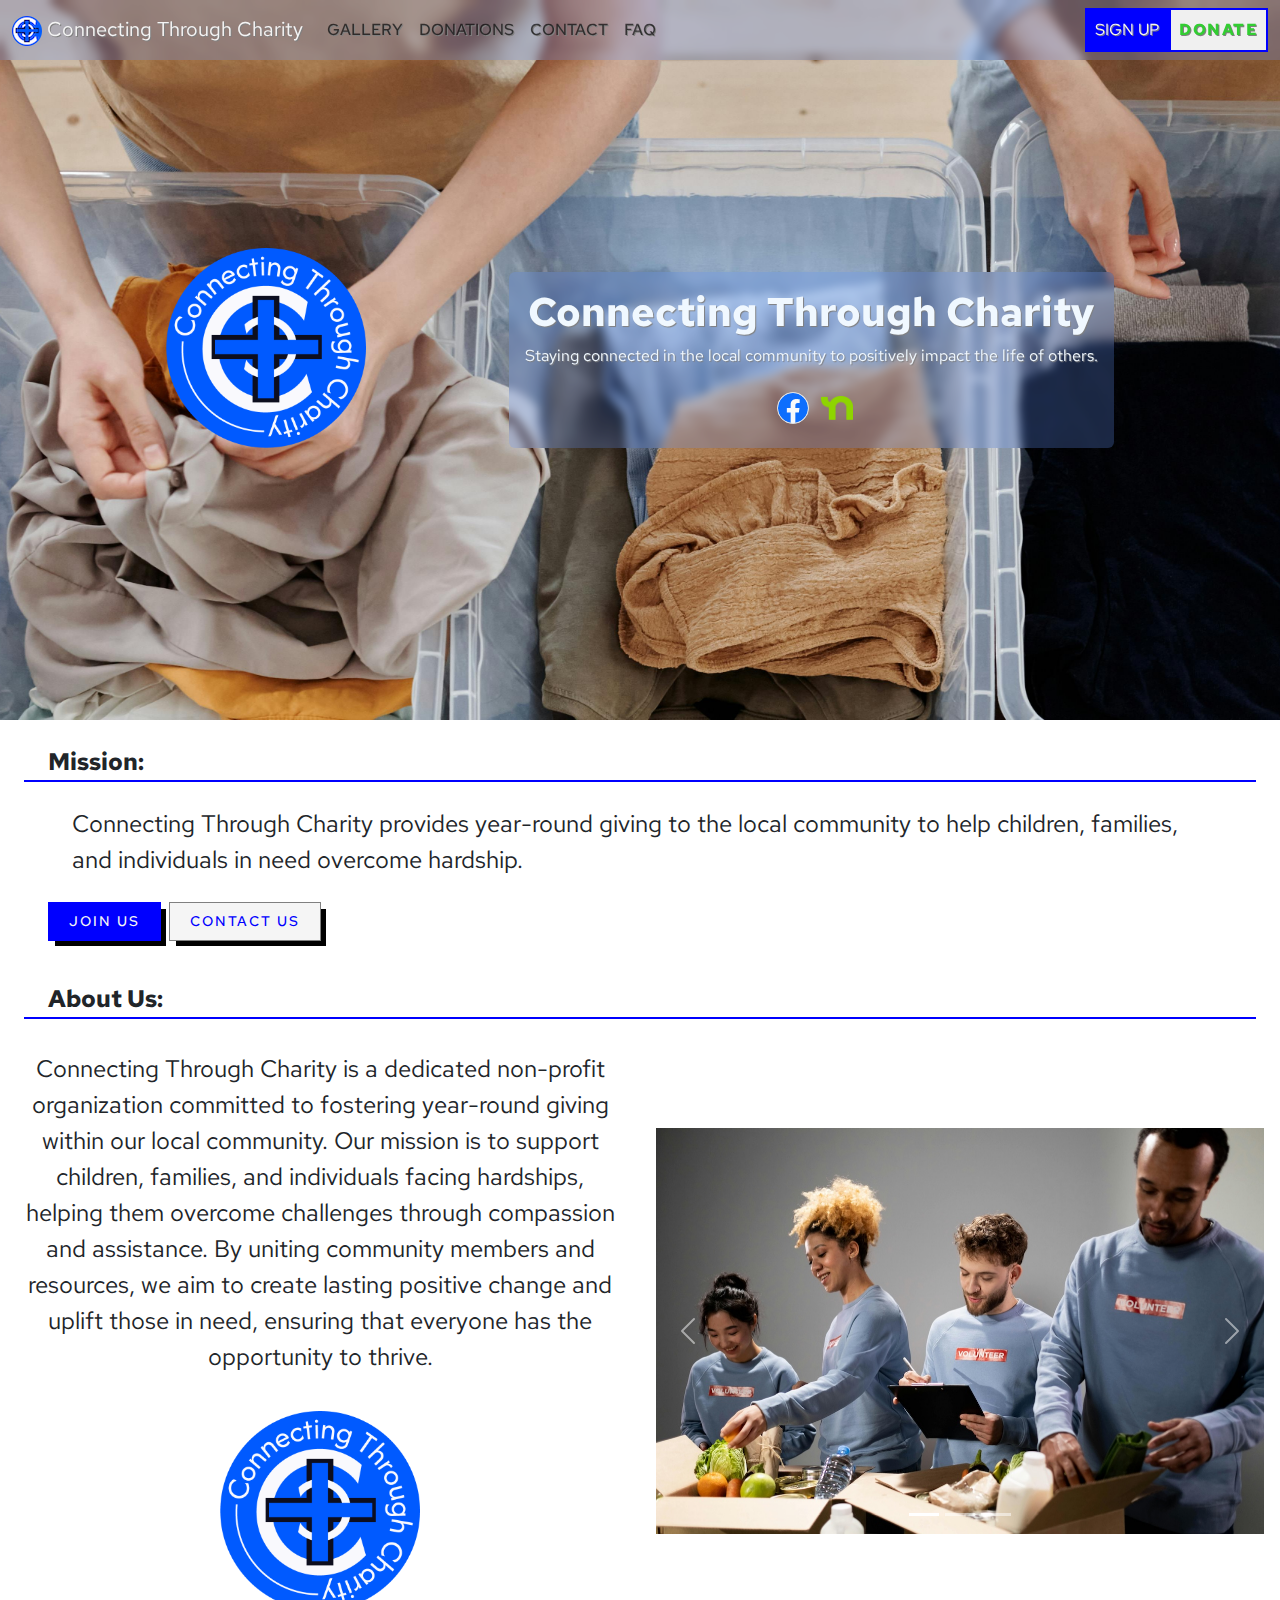
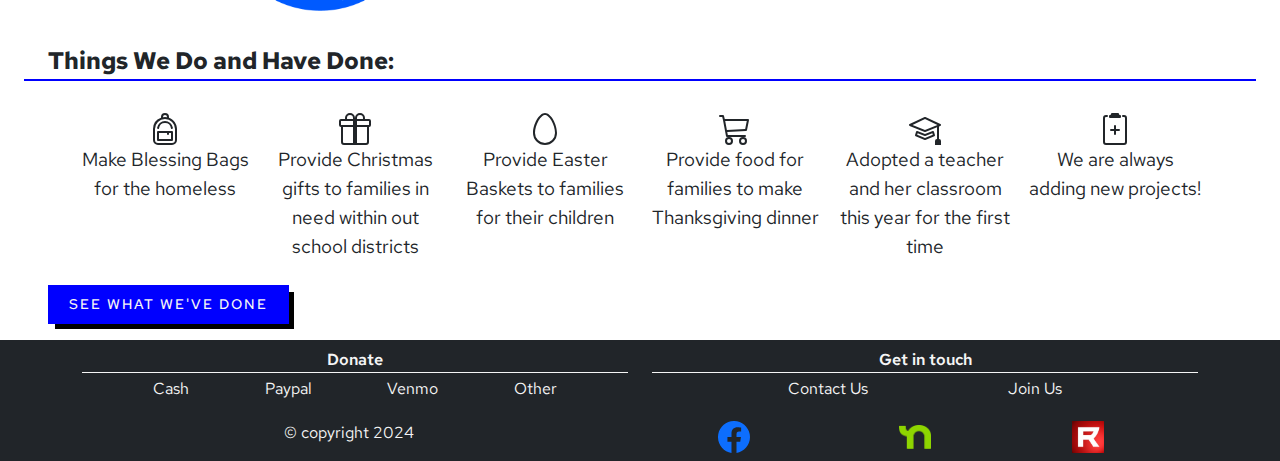
<file: midterm/index.html>
<!DOCTYPE html>
<html lang="en">
  <head>
    <meta charset="utf-8">
    <meta name="viewport" content="width=device-width, initial-scale=1">
    <title>Connecting Though Charity</title>
    <link href="https://cdn.jsdelivr.net/npm/bootstrap@5.3.3/dist/css/bootstrap.min.css" rel="stylesheet" integrity="sha384-QWTKZyjpPEjISv5WaRU9OFeRpok6YctnYmDr5pNlyT2bRjXh0JMhjY6hW+ALEwIH" crossorigin="anonymous">
    <script defer src="https://cdn.jsdelivr.net/npm/bootstrap@5.3.3/dist/js/bootstrap.bundle.min.js" integrity="sha384-YvpcrYf0tY3lHB60NNkmXc5s9fDVZLESaAA55NDzOxhy9GkcIdslK1eN7N6jIeHz" crossorigin="anonymous"></script>
    <script defer src="scripts/scripts.js"></script>
    <link href="styles/site.css" rel="stylesheet" type="text/css">
    <link rel="apple-touch-icon" sizes="180x180" href="/apple-touch-icon.png">
    <link rel="icon" type="image/png" sizes="32x32" href="/favicon-32x32.png">
    <link rel="icon" type="image/png" sizes="16x16" href="/favicon-16x16.png">
    <link rel="manifest" href="/site.webmanifest">
    <link rel="preconnect" href="https://fonts.googleapis.com">
    <link rel="preconnect" href="https://fonts.gstatic.com" crossorigin>
    <link href="https://fonts.googleapis.com/css2?family=Red+Hat+Text:ital,wght@0,300..700;1,300..700&display=swap" rel="stylesheet">
  </head>
  <body>
    <header id="header">
      <nav class="navbar navbar-expand-lg fixed-top bg-custom">
        <div class="container-fluid navbar-container">
          <a class="navbar-brand active" aria-current="page" href="index.html"><img src="images/connecting_through_charity_mockup_draftv3.icon30x30.png" alt="logo"> Connecting Through Charity</a>
          <button class="navbar-toggler collapsed" type="button" data-bs-toggle="collapse" data-bs-target="#navbarSupportedContent" aria-controls="navbarSupportedContent" aria-expanded="false" aria-label="Toggle navigation">
            <span></span>
            <span></span>
            <span></span>
          </button>
          <div class="collapse navbar-collapse" id="navbarSupportedContent">
            <ul class="navbar-nav me-auto mb-2 mb-lg-0">
              <li class="nav-item">
                <a class="nav-link" href="gallery.html">GALLERY</a>
              </li>
              <li class="nav-item">
                <a class="nav-link" href="donations.html">DONATIONS</a>
              </li>
              <li class="nav-item">
                <a class="nav-link" href="contact.html">CONTACT</a>
              </li>
              <li class="nav-item">
                <a class="nav-link" href="faq.html">FAQ</a>
              </li>
            </ul>
            <div class="special-nav-item-left">
              <a class="nav-link p-2" href="signup-calendar.html" >SIGN UP</a>
            </div>
            <div class="special-nav-item-right">
              <a class="nav-link  p-2" href="donations.html" >DONATE</a>
            </div>
          </div>
        </div>
      </nav>
    </header>
    <main>
      <div id="hero" class="hero px-4 py-5 overlay text-center" style="background-image: url(images/pexels-julia-m-cameron-6994806.jpg); background-repeat: no-repeat; background-position: center; background-position-y: top; background-attachment: fixed; background-size: 250vh;">
        <div class="hero-content d-flex flex-wrap align-items-center justify-content-evenly text-center w-100 h-100">
          <img class="d-flex col-2-lg mb-4" src="images/connecting_through_charity_mockup_draftv3.no_outline (1).png" alt="logo" width="200px">
          <div class="hero-text bg-custom col-8-lg col-12-md rounded pb-2">
            <h1 class="hero-name fw-bold ">Connecting Through Charity</h1>
            <div class="mx-auto">
              <p class="hero-quote mb-4 ">Staying connected in the local community to positively impact the life of others.</p>
            </div>
            <div class="social-links text-center">
              <a href="https://www.facebook.com/ConnectingThroughCharity/?_rdr" target="_blank" class="social-link facebook">
                <svg xmlns="http://www.w3.org/2000/svg" width="32" height="32" fill="currentColor" class="mx-2 bg-light border rounded-5 bi bi-facebook" viewBox="0 0 16 16">
                  <path d="M16 8.049c0-4.446-3.582-8.05-8-8.05C3.58 0-.002 3.603-.002 8.05c0 4.017 2.926 7.347 6.75 7.951v-5.625h-2.03V8.05H6.75V6.275c0-2.017 1.195-3.131 3.022-3.131.876 0 1.791.157 1.791.157v1.98h-1.009c-.993 0-1.303.621-1.303 1.258v1.51h2.218l-.354 2.326H9.25V16c3.824-.604 6.75-3.934 6.75-7.951"/>
                </svg>
              </a>
              <a href="https://us.nextdoor.com/pages/connecting-through-charity-ofallon-mo/" target="_blank" class="nextdoor social-link">
                <img src="images/NextdoorLogo_Lime.png" width="32px" alt="Nextdoor">
              </a>
            </div>
          </div>
        </div>
      </div>

      <section class="mission">
        <div class="section-heading">Mission:</div>
          <div class="section-body">Connecting Through Charity provides year-round giving to the local community to help children, families, and individuals in need overcome hardship.</div>
          <div class="section-link">
            <a class="button-dark" href="signup-calendar.html">Join Us</a>
            <a class="button-light mx-1" href="contact.html">Contact Us</a>
          </div>
      </section>

      <section class="about-us d-flex flex-column">
        <div class="section-heading">About Us:</div>

        <div class="section-content d-flex flex-wrap">
          <div class="about-para px-4 px-xxl-5 py-2 text-center">Connecting Through Charity is a dedicated non-profit organization committed to fostering year-round giving within our local community. Our mission is to support children, families, and individuals facing hardships, helping them overcome challenges through compassion and assistance. By uniting community members and resources, we aim to create lasting positive change and uplift those in need, ensuring that everyone has the opportunity to thrive.
            <br><br>
            <img loading="lazy" src="images/connecting_through_charity_mockup_draftv3.no_outline (1).png" class="hidden-logo my-xxl-5" width="200" height="200" alt="logo">
          </div>
          <div id="about-carousel" class="carousel slide px-3 px-xxl-5 py-2">
            <div class="carousel-indicators">
              <button type="button" data-bs-target="#about-carousel" data-bs-slide-to="0" class="active" aria-current="true" aria-label="Slide 1"></button>
              <button type="button" data-bs-target="#about-carousel" data-bs-slide-to="1" aria-label="Slide 2"></button>
              <button type="button" data-bs-target="#about-carousel" data-bs-slide-to="2" aria-label="Slide 3"></button>
            </div>
            <div class="carousel-inner">
              <div class="carousel-item active">
                <img src="images/pexels-cottonbro-6591154.jpg" class="d-block w-100" alt="...">
              </div>
              <div class="carousel-item">
                <img src="images/pexels-rdne-6646900.jpg" class="d-block w-100" alt="...">
              </div>
              <div class="carousel-item">
                <img src="images/pexels-rdne-6646916.jpg"  class="d-block w-100" alt="...">
              </div>
            </div>
            <button class="carousel-control-prev" type="button" data-bs-target="#about-carousel" data-bs-slide="prev">
              <span class="carousel-control-prev-icon" aria-hidden="true"></span>
              <span class="visually-hidden">Previous</span>
            </button>
            <button class="carousel-control-next" type="button" data-bs-target="#about-carousel" data-bs-slide="next">
              <span class="carousel-control-next-icon" aria-hidden="true"></span>
              <span class="visually-hidden">Next</span>
            </button>
          </div>
        </div>
      </section>
      <section class="projects text-center text-md-start">
        <div class="section-heading text-start">Things We Do and Have Done:</div>
          <div class="container text-center">
            <div class="row">
              <div class="project-content col-xs-2 col-md-4 col-xl p-2">
                <svg xmlns="http://www.w3.org/2000/svg" width="32" height="32" fill="currentColor" class="bi bi-backpack" viewBox="0 0 16 16">
                  <path d="M4.04 7.43a4 4 0 0 1 7.92 0 .5.5 0 1 1-.99.14 3 3 0 0 0-5.94 0 .5.5 0 1 1-.99-.14M4 9.5a.5.5 0 0 1 .5-.5h7a.5.5 0 0 1 .5.5v4a.5.5 0 0 1-.5.5h-7a.5.5 0 0 1-.5-.5zm1 .5v3h6v-3h-1v.5a.5.5 0 0 1-1 0V10z"/>
                  <path d="M6 2.341V2a2 2 0 1 1 4 0v.341c2.33.824 4 3.047 4 5.659v5.5a2.5 2.5 0 0 1-2.5 2.5h-7A2.5 2.5 0 0 1 2 13.5V8a6 6 0 0 1 4-5.659M7 2v.083a6 6 0 0 1 2 0V2a1 1 0 0 0-2 0m1 1a5 5 0 0 0-5 5v5.5A1.5 1.5 0 0 0 4.5 15h7a1.5 1.5 0 0 0 1.5-1.5V8a5 5 0 0 0-5-5"/>
                </svg><br>
                Make Blessing Bags for the homeless
              </div>
              <div class="project-content col-xs-2 col-md-4 col-xl p-2">
                <svg xmlns="http://www.w3.org/2000/svg" width="32" height="32" fill="currentColor" class="bi bi-gift" viewBox="0 0 16 16">
                  <path d="M3 2.5a2.5 2.5 0 0 1 5 0 2.5 2.5 0 0 1 5 0v.006c0 .07 0 .27-.038.494H15a1 1 0 0 1 1 1v2a1 1 0 0 1-1 1v7.5a1.5 1.5 0 0 1-1.5 1.5h-11A1.5 1.5 0 0 1 1 14.5V7a1 1 0 0 1-1-1V4a1 1 0 0 1 1-1h2.038A3 3 0 0 1 3 2.506zm1.068.5H7v-.5a1.5 1.5 0 1 0-3 0c0 .085.002.274.045.43zM9 3h2.932l.023-.07c.043-.156.045-.345.045-.43a1.5 1.5 0 0 0-3 0zM1 4v2h6V4zm8 0v2h6V4zm5 3H9v8h4.5a.5.5 0 0 0 .5-.5zm-7 8V7H2v7.5a.5.5 0 0 0 .5.5z"/>
                </svg><br>
                Provide Christmas gifts to families in need within out school districts</div>
              <div class="project-content col-xs-2 col-md-4 col-xl p-2">
                <svg xmlns="http://www.w3.org/2000/svg" width="32" height="32" fill="currentColor" class="bi bi-egg" viewBox="0 0 16 16">
                  <path d="M8 15a5 5 0 0 1-5-5c0-1.956.69-4.286 1.742-6.12.524-.913 1.112-1.658 1.704-2.164C7.044 1.206 7.572 1 8 1s.956.206 1.554.716c.592.506 1.18 1.251 1.704 2.164C12.31 5.714 13 8.044 13 10a5 5 0 0 1-5 5m0 1a6 6 0 0 0 6-6c0-4.314-3-10-6-10S2 5.686 2 10a6 6 0 0 0 6 6"/>
                </svg><br>
                Provide Easter Baskets to families for their children</div>
              <div class="project-content col-xs-2 col-md-4 col-xl p-2">
                <svg xmlns="http://www.w3.org/2000/svg" width="32" height="32" fill="currentColor" class="bi bi-cart3" viewBox="0 0 16 16">
                  <path d="M0 1.5A.5.5 0 0 1 .5 1H2a.5.5 0 0 1 .485.379L2.89 3H14.5a.5.5 0 0 1 .49.598l-1 5a.5.5 0 0 1-.465.401l-9.397.472L4.415 11H13a.5.5 0 0 1 0 1H4a.5.5 0 0 1-.491-.408L2.01 3.607 1.61 2H.5a.5.5 0 0 1-.5-.5M3.102 4l.84 4.479 9.144-.459L13.89 4zM5 12a2 2 0 1 0 0 4 2 2 0 0 0 0-4m7 0a2 2 0 1 0 0 4 2 2 0 0 0 0-4m-7 1a1 1 0 1 1 0 2 1 1 0 0 1 0-2m7 0a1 1 0 1 1 0 2 1 1 0 0 1 0-2"/>
                </svg><br>
                Provide food for families to make Thanksgiving dinner
              </div>
              <div class="project-content ol-xs-2 col-md-4 col-xl p-2">
                <svg xmlns="http://www.w3.org/2000/svg" width="32" height="32" fill="currentColor" class="bi bi-mortarboard" viewBox="0 0 16 16">
                  <path d="M8.211 2.047a.5.5 0 0 0-.422 0l-7.5 3.5a.5.5 0 0 0 .025.917l7.5 3a.5.5 0 0 0 .372 0L14 7.14V13a1 1 0 0 0-1 1v2h3v-2a1 1 0 0 0-1-1V6.739l.686-.275a.5.5 0 0 0 .025-.917zM8 8.46 1.758 5.965 8 3.052l6.242 2.913z"/>
                  <path d="M4.176 9.032a.5.5 0 0 0-.656.327l-.5 1.7a.5.5 0 0 0 .294.605l4.5 1.8a.5.5 0 0 0 .372 0l4.5-1.8a.5.5 0 0 0 .294-.605l-.5-1.7a.5.5 0 0 0-.656-.327L8 10.466zm-.068 1.873.22-.748 3.496 1.311a.5.5 0 0 0 .352 0l3.496-1.311.22.748L8 12.46z"/>
                </svg><br>
                Adopted a teacher and her classroom this year for the first time</div>
              <div class="project-content col-xs-2 col-md-4 col-xl p-2">
                <svg xmlns="http://www.w3.org/2000/svg" width="32" height="32" fill="currentColor" class="bi bi-clipboard2-plus" viewBox="0 0 16 16">
                  <path d="M9.5 0a.5.5 0 0 1 .5.5.5.5 0 0 0 .5.5.5.5 0 0 1 .5.5V2a.5.5 0 0 1-.5.5h-5A.5.5 0 0 1 5 2v-.5a.5.5 0 0 1 .5-.5.5.5 0 0 0 .5-.5.5.5 0 0 1 .5-.5z"/>
                  <path d="M3 2.5a.5.5 0 0 1 .5-.5H4a.5.5 0 0 0 0-1h-.5A1.5 1.5 0 0 0 2 2.5v12A1.5 1.5 0 0 0 3.5 16h9a1.5 1.5 0 0 0 1.5-1.5v-12A1.5 1.5 0 0 0 12.5 1H12a.5.5 0 0 0 0 1h.5a.5.5 0 0 1 .5.5v12a.5.5 0 0 1-.5.5h-9a.5.5 0 0 1-.5-.5z"/>
                  <path d="M8.5 6.5a.5.5 0 0 0-1 0V8H6a.5.5 0 0 0 0 1h1.5v1.5a.5.5 0 0 0 1 0V9H10a.5.5 0 0 0 0-1H8.5z"/>
                </svg><br>
                We are always adding new projects!</div>
            </div>
            </div>
          <div class="section-link"><a class="button-dark" href="gallery.html">See what we've done</a></div>
      </section>
      <div class="toast position-fixed" data-bs-autohide="false" role="alert" aria-live="assertive" aria-atomic="true">
        <div class="toast-body">
          Thank you for visiting our page! Right now we are in desperate need of volunteers and was hoping you could join us. Click 'Take Action' and see if there is a day we can use you.
          <div class="mt-2 pt-2 border-top ">
            <button type="button" class="button-dark"><a class="text-light" href="signup-calendar.html">Take Action!</a></button>
            <button type="button" class="button-light mx-1" data-bs-dismiss="toast">Close</button>
          </div>
        </div>
      </div>
    </main>
    <footer class="bg-dark">
      <div class="container text-center w-100">
        <div class="row flex-wrap align-items-start">
          <div class="col col-md-6">
            <div class="footer-content-header">Donate</div>
              <a href="donations.html">
                <ul class="footer-content d-flex justify-content-evenly">
                  <li class="p-1">Cash</li>
                  <li class="p-1">Paypal</li>
                  <li class="p-1">Venmo</li>
                  <li class="p-1">Other</li>
                </ul>
              </a>
          </div>
          <div class="col col-md-6">
            <div class="footer-content-header">Get in touch</div>
            <ul class="footer-content d-flex flex-wrap justify-content-evenly">
              <li class="p-1"><a class="footer-link" href="contact.html">Contact Us</a></li>
              <li class="p-1"><a class="footer-link" href="signup-calendar.html">Join Us</a></li>
            </ul>
          </div>
          <div class="row">
          <div class="col col-md-6">
            <div class="copyright">&copy; copyright 2024</div>
          </div>
          <div class="col col-md-6">
            <div class="d-flex flex-row align-items-center justify-content-around">
              <a href="https://www.facebook.com/ConnectingThroughCharity/?_rdr" target="_blank" class="facebook">
                <svg xmlns="http://www.w3.org/2000/svg" width="32" height="32" fill="currentColor" class="mx-2 bi bi-facebook" viewBox="0 0 16 16">
                  <path d="M16 8.049c0-4.446-3.582-8.05-8-8.05C3.58 0-.002 3.603-.002 8.05c0 4.017 2.926 7.347 6.75 7.951v-5.625h-2.03V8.05H6.75V6.275c0-2.017 1.195-3.131 3.022-3.131.876 0 1.791.157 1.791.157v1.98h-1.009c-.993 0-1.303.621-1.303 1.258v1.51h2.218l-.354 2.326H9.25V16c3.824-.604 6.75-3.934 6.75-7.951"/>
                </svg>
              </a>
              <a href="https://us.nextdoor.com/pages/connecting-through-charity-ofallon-mo/" target="_blank">
                <img src="images/NextdoorLogo_Lime.png" width="32px" alt="Nextdoor">
              </a>
              <a href="https://ranken.edu/" target="_blank">
                <img src="images/ranken-technical-college-a6fbd386" width="32px" alt="Ranken">
              </a>
            </div>
          </div>
        </div>
          </div>
        </div>
    </footer>
  </body>
</html>
</file>
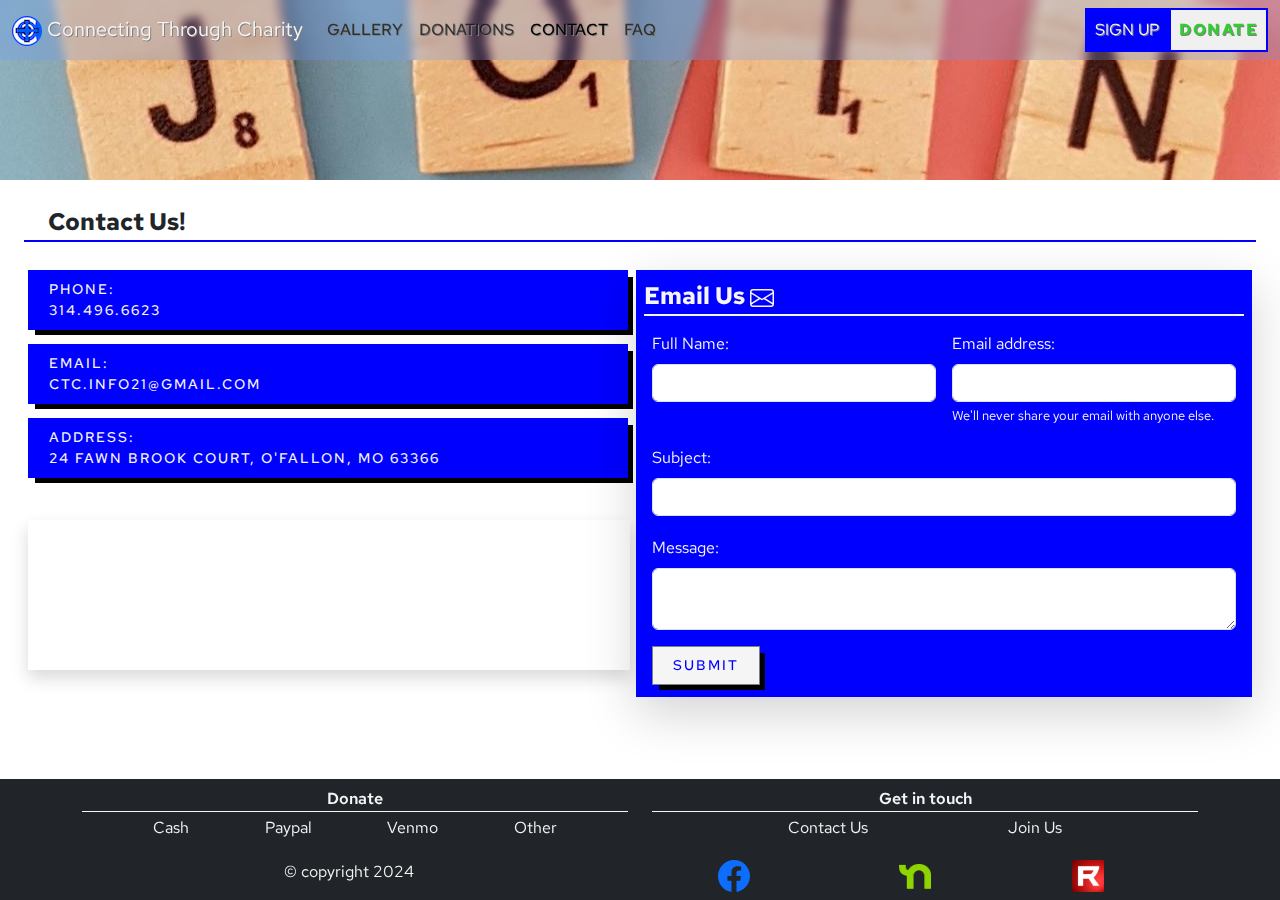
<file: midterm/contact.html>
<!DOCTYPE html>
<html lang="en">
  <head>
    <meta charset="utf-8">
    <meta name="viewport" content="width=device-width, initial-scale=1">
    <title>CTC-Contact</title>
    <link href="https://cdn.jsdelivr.net/npm/bootstrap@5.3.3/dist/css/bootstrap.min.css" rel="stylesheet" integrity="sha384-QWTKZyjpPEjISv5WaRU9OFeRpok6YctnYmDr5pNlyT2bRjXh0JMhjY6hW+ALEwIH" crossorigin="anonymous">
    <script defer src="https://cdn.jsdelivr.net/npm/bootstrap@5.3.3/dist/js/bootstrap.bundle.min.js" integrity="sha384-YvpcrYf0tY3lHB60NNkmXc5s9fDVZLESaAA55NDzOxhy9GkcIdslK1eN7N6jIeHz" crossorigin="anonymous"></script>
    <script defer src="scripts/scripts.js"></script>
    <link href="styles/site.css" rel="stylesheet" type="text/css">
    <link rel="apple-touch-icon" sizes="180x180" href="/apple-touch-icon.png">
    <link rel="icon" type="image/png" sizes="32x32" href="/favicon-32x32.png">
    <link rel="icon" type="image/png" sizes="16x16" href="/favicon-16x16.png">
    <link rel="manifest" href="/site.webmanifest">
    <link rel="preconnect" href="https://fonts.googleapis.com">
    <link rel="preconnect" href="https://fonts.gstatic.com" crossorigin>
    <link href="https://fonts.googleapis.com/css2?family=Red+Hat+Text:ital,wght@0,300..700;1,300..700&display=swap" rel="stylesheet">
  </head>
  <body style="min-height: 100vh; display: flex; flex-direction: column;">
    <header id="header">
      <nav class="navbar navbar-expand-lg fixed-top bg-custom">
        <div class="container-fluid navbar-container">
          <a class="navbar-brand" href="index.html"><img src="images/connecting_through_charity_mockup_draftv3.icon30x30.png" alt="logo"> Connecting Through Charity</a>
          <button class="navbar-toggler collapsed" type="button" data-bs-toggle="collapse" data-bs-target="#navbarSupportedContent" aria-controls="navbarSupportedContent" aria-expanded="false" aria-label="Toggle navigation">
            <span></span>
            <span></span>
            <span></span>
          </button>
          <div class="collapse navbar-collapse" id="navbarSupportedContent">
            <ul class="navbar-nav me-auto mb-2 mb-lg-0">
              <li class="nav-item">
                <a class="nav-link" href="gallery.html">GALLERY</a>
              </li>
              <li class="nav-item">
                <a class="nav-link" href="donations.html">DONATIONS</a>
              </li>
              <li class="nav-item">
                <a class="nav-link active" aria-current="page" href="contact.html">CONTACT</a>
              </li>
              <li class="nav-item">
                <a class="nav-link" href="faq.html">FAQ</a>
              </li>
            </ul>
            <div class="special-nav-item-left">
              <a class="nav-link p-2" href="signup-calendar.html" >SIGN UP</a>
            </div>
            <div class="special-nav-item-right">
              <a class="nav-link  p-2" href="donations.html" >DONATE</a>
            </div>
          </div>
        </div>
      </nav>
    </header>
    <main>
        <div id="other-hero" class=" px-4 py-5 overlay text-center" style="background-image: url(images/pexels-sheinshine-3127880.jpg); background-repeat: no-repeat; background-position: center; background-position-y: center;">
        </div>
      <div class="section-heading">Contact Us!</div>
      <section class="contact-section mx-4 d-flex flex-column flex-md-row align-items-start">
        <div class="contacts col">
          <ul class="contact-list m-1 d-flex flex-wrap flex-column">
            <li class="contact-item button-dark">
              <div class="contact-title">Phone:</div>
              <a class="contact-link" href="tel:+13144966623">314.496.6623</a>
            </li>
            <li class="contact-item button-dark">
              <div class="contact-title">Email:</div>
              <a class="contact-link" href="emailto:ctc.info21@gmail.com">ctc.info21@gmail.com</a>
            </li>
            <li class="contact-item button-dark">
              <div class="contact-title">Address:</div>
              <a class="contact-link" href="https://maps.app.goo.gl/VfttNDC242MELbR49">24 Fawn Brook Court, O'Fallon, MO 63366 </a>
            </li>
          </ul>
          <iframe class="shadow ms-1 my-2 my-lg-4" src="https://www.google.com/maps/embed?pb=!1m18!1m12!1m3!1d3108.9619352950476!2d-90.77490552406735!3d38.810425471742796!2m3!1f0!2f0!3f0!3m2!1i1024!2i768!4f13.1!3m3!1m2!1s0x40df35f213475d6b%3A0xa1f398a614e083a1!2sConnecting%20Through%20Charity!5e0!3m2!1sen!2sus!4v1729692862216!5m2!1sen!2sus" width="99%" height="100%" style="border:0;" allowfullscreen="" loading="lazy" referrerpolicy="no-referrer-when-downgrade"></iframe>
        </div>
        <form class="signup-form mb-4 w-100 p-2 mx-1 my-1 shadow-lg">
          <fieldset class="d-flex flex-column flex-sm-row flex-wrap">
            <legend class="info">Email Us <svg xmlns="http://www.w3.org/2000/svg" width="24" height="24" fill="currentColor" class="bi bi-envelope" viewBox="0 0 16 16">
              <path d="M0 4a2 2 0 0 1 2-2h12a2 2 0 0 1 2 2v8a2 2 0 0 1-2 2H2a2 2 0 0 1-2-2zm2-1a1 1 0 0 0-1 1v.217l7 4.2 7-4.2V4a1 1 0 0 0-1-1zm13 2.383-4.708 2.825L15 11.105zm-.034 6.876-5.64-3.471L8 9.583l-1.326-.795-5.64 3.47A1 1 0 0 0 2 13h12a1 1 0 0 0 .966-.741M1 11.105l4.708-2.897L1 5.383z"/>
            </svg> </legend>
            <div class="mb-1 col col-md-6 p-2">
              <label for="fullName" class="form-label">Full Name:</label>
              <input type="text" class="form-control" id="fullName" required>
            </div>
            <div class="mb-1 col col-md-6 p-2">
              <label for="email" class="form-label">Email address:</label>
              <input type="email" class="form-control" id="email" aria-describedby="emailHelp" required>
              <div id="emailHelp" class="form-text">We'll never share your email with anyone else.</div>
            </div>
            <div class="mb-1 w-100 p-2">
              <label for="subject" class="form-label">Subject: </label>
              <input type="text" class="form-control" id="subject" value="">
            </div>
            <div class="mb-1 w-100 p-2">
              <label for="message" class="form-label">Message:</label>
              <textarea id="message" name="message" class="form-control"></textarea>
            </div>
          </fieldset>
          <button type="submit" class="button-light mx-2 my-1">Submit</button>
        </form>
      </section>

    </main>
    <div style="flex-grow:1"></div>
    <footer class="bg-dark">
      <div class="container text-center w-100">
        <div class="row flex-wrap align-items-start">
          <div class="col col-md-6">
            <div class="footer-content-header">Donate</div>
              <a href="donations.html">
                <ul class="footer-content d-flex justify-content-evenly">
                  <li class="p-1">Cash</li>
                  <li class="p-1">Paypal</li>
                  <li class="p-1">Venmo</li>
                  <li class="p-1">Other</li>
                </ul>
              </a>
          </div>
          <div class="col col-md-6">
            <div class="footer-content-header">Get in touch</div>
            <ul class="footer-content d-flex flex-wrap justify-content-evenly">
              <li class="p-1"><a class="footer-link" href="contact.html">Contact Us</a></li>
              <li class="p-1"><a class="footer-link" href="signup-calendar.html">Join Us</a></li>
            </ul>
          </div>
          <div class="row">
          <div class="col col-md-6">
            <div class="copyright">&copy; copyright 2024</div>
          </div>
          <div class="col col-md-6">
            <div class="d-flex flex-row align-items-center justify-content-around">
              <a href="https://www.facebook.com/ConnectingThroughCharity/?_rdr" target="_blank" class="facebook">
                <svg xmlns="http://www.w3.org/2000/svg" width="32" height="32" fill="currentColor" class="mx-2 bi bi-facebook" viewBox="0 0 16 16">
                  <path d="M16 8.049c0-4.446-3.582-8.05-8-8.05C3.58 0-.002 3.603-.002 8.05c0 4.017 2.926 7.347 6.75 7.951v-5.625h-2.03V8.05H6.75V6.275c0-2.017 1.195-3.131 3.022-3.131.876 0 1.791.157 1.791.157v1.98h-1.009c-.993 0-1.303.621-1.303 1.258v1.51h2.218l-.354 2.326H9.25V16c3.824-.604 6.75-3.934 6.75-7.951"/>
                </svg>
              </a>
              <a href="https://us.nextdoor.com/pages/connecting-through-charity-ofallon-mo/" target="_blank">
                <img src="images/NextdoorLogo_Lime.png" width="32px" alt="Nextdoor">
              </a>
              <a href="https://ranken.edu/" target="_blank">
                <img src="images/ranken-technical-college-a6fbd386" width="32px" alt="Ranken">
              </a>
            </div>
          </div>
        </div>
          </div>
        </div>
    </footer>
  </body>
</html>
</file>
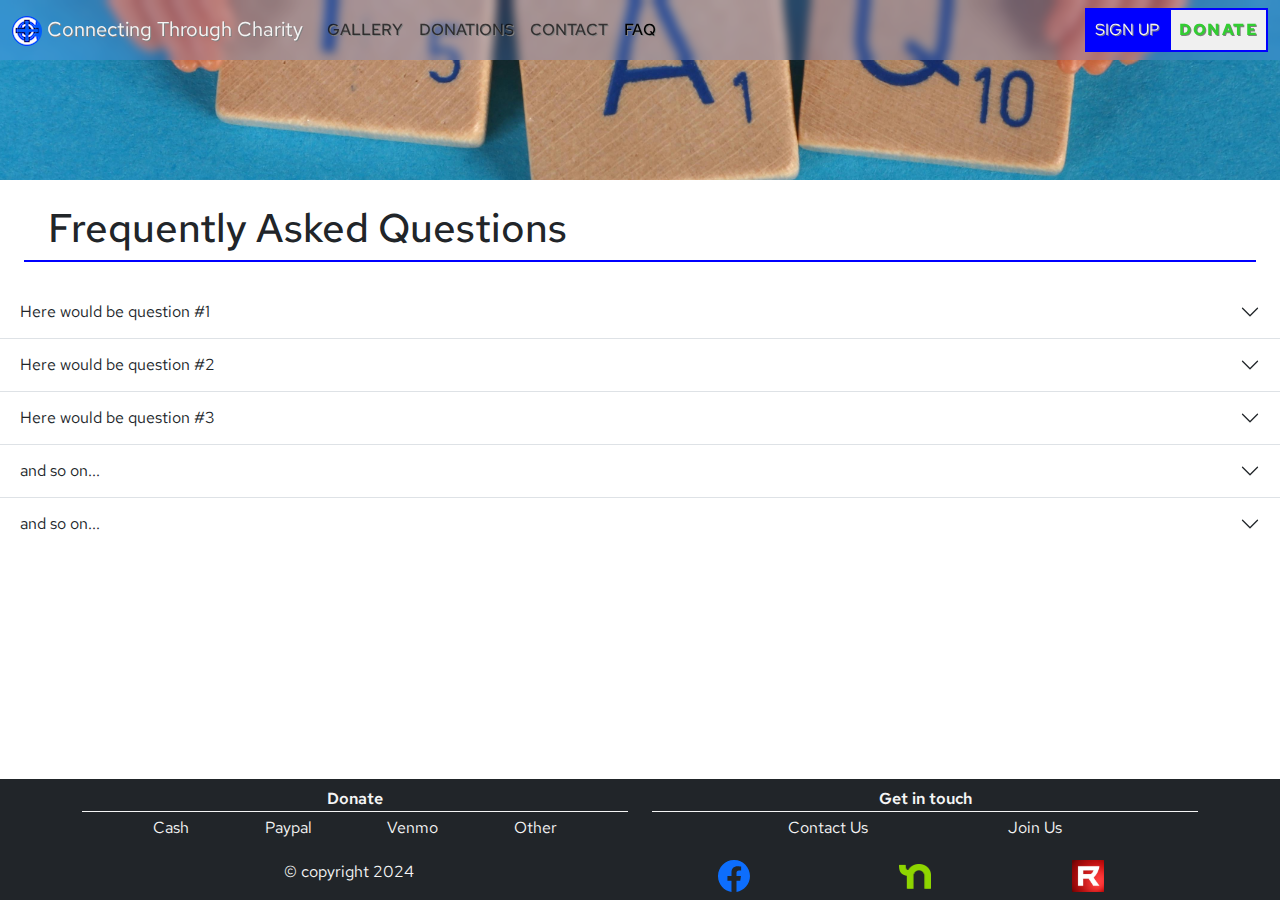
<file: midterm/faq.html>
<!DOCTYPE html>
<html lang="en">
  <head>
    <meta charset="utf-8">
    <meta name="viewport" content="width=device-width, initial-scale=1">
    <title>CTC-FAQs</title>
    <link href="https://cdn.jsdelivr.net/npm/bootstrap@5.3.3/dist/css/bootstrap.min.css" rel="stylesheet" integrity="sha384-QWTKZyjpPEjISv5WaRU9OFeRpok6YctnYmDr5pNlyT2bRjXh0JMhjY6hW+ALEwIH" crossorigin="anonymous">
    <script defer src="https://cdn.jsdelivr.net/npm/bootstrap@5.3.3/dist/js/bootstrap.bundle.min.js" integrity="sha384-YvpcrYf0tY3lHB60NNkmXc5s9fDVZLESaAA55NDzOxhy9GkcIdslK1eN7N6jIeHz" crossorigin="anonymous"></script>
    <script defer src="scripts/scripts.js"></script>
    <link href="styles/site.css" rel="stylesheet" type="text/css">
    <link rel="apple-touch-icon" sizes="180x180" href="/apple-touch-icon.png">
    <link rel="icon" type="image/png" sizes="32x32" href="/favicon-32x32.png">
    <link rel="icon" type="image/png" sizes="16x16" href="/favicon-16x16.png">
    <link rel="manifest" href="/site.webmanifest">
    <link rel="preconnect" href="https://fonts.googleapis.com">
    <link rel="preconnect" href="https://fonts.gstatic.com" crossorigin>
    <link href="https://fonts.googleapis.com/css2?family=Red+Hat+Text:ital,wght@0,300..700;1,300..700&display=swap" rel="stylesheet">
  </head>
  <body style="min-height: 100vh; display: flex; flex-direction: column;">
    <header id="header">
      <nav class="navbar navbar-expand-lg fixed-top bg-custom">
        <div class="container-fluid">
          <a class="navbar-brand" href="index.html"><img src="images/connecting_through_charity_mockup_draftv3.icon30x30.png" alt="logo"> Connecting Through Charity</a>
          <button class="navbar-toggler collapsed" type="button" data-bs-toggle="collapse" data-bs-target="#navbarSupportedContent" aria-controls="navbarSupportedContent" aria-expanded="false" aria-label="Toggle navigation">
            <span></span>
            <span></span>
            <span></span>
          </button>
          <div class="collapse navbar-collapse" id="navbarSupportedContent">
            <ul class="navbar-nav me-auto mb-2 mb-lg-0">
              <li class="nav-item">
                <a class="nav-link" href="gallery.html">GALLERY</a>
              </li>
              <li class="nav-item">
                <a class="nav-link" href="donations.html">DONATIONS</a>
              </li>
              <li class="nav-item">
                <a class="nav-link" href="contact.html">CONTACT</a>
              </li>
              <li class="nav-item">
                <a class="nav-link active" aria-current="page" href="faq.html">FAQ</a>
              </li>
            </ul>
            <div class="special-nav-item-left">
              <a class="nav-link p-2" href="signup-calendar.html" >SIGN UP</a>
            </div>
            <div class="special-nav-item-right">
              <a class="nav-link  p-2" href="donations.html" >DONATE</a>
            </div>
          </div>
        </div>
      </nav>
    </header>
    <main>
      <div id="other-hero" class="hero px-4 py-5 overlay text-center" style="background-image: url(images/pexels-ann-h-45017-2789781.jpg); background-repeat: no-repeat; background-position: center; background-position-y: center; background-size: 200vh;">
        <div class="hero-content d-flex flex-wrap align-items-center justify-content-evenly text-center w-100 h-100">
        </div>
      </div>
      <div class="section-heading"">
        <h1>Frequently Asked Questions</h1>
      </div>

      <div class="accordion accordion-flush" id="faq-accordion">
        <div class="accordion-item">
          <h2 class="accordion-header">
            <button class="accordion-button collapsed" type="button" data-bs-toggle="collapse" data-bs-target="#flush-collapseOne" aria-expanded="false" aria-controls="flush-collapseOne">
              Here would be question #1
            </button>
          </h2>
          <div id="flush-collapseOne" class="accordion-collapse collapse" data-bs-parent="#faq-accordion">
            <div class="accordion-body">Here would be the answer to question #1 and any supporting links and/or pictures.</div>
          </div>
        </div>
        <div class="accordion-item">
          <h2 class="accordion-header">
            <button class="accordion-button collapsed" type="button" data-bs-toggle="collapse" data-bs-target="#flush-collapseTwo" aria-expanded="false" aria-controls="flush-collapseTwo">
              Here would be question #2
            </button>
          </h2>
          <div id="flush-collapseTwo" class="accordion-collapse collapse" data-bs-parent="#faq-accordion">
            <div class="accordion-body">Here would be the answer to question #2 and any supporting links and/or pictures.</div>
          </div>
        </div>
        <div class="accordion-item">
          <h2 class="accordion-header">
            <button class="accordion-button collapsed" type="button" data-bs-toggle="collapse" data-bs-target="#flush-collapseThree" aria-expanded="false" aria-controls="flush-collapseThree">
              Here would be question #3
            </button>
          </h2>
          <div id="flush-collapseThree" class="accordion-collapse collapse" data-bs-parent="#faq-accordion">
            <div class="accordion-body">Here would be the answer to question #3 and any supporting links and/or pictures.</div>
          </div>
        </div>
        <div class="accordion-item">
          <h2 class="accordion-header">
            <button class="accordion-button collapsed" type="button" data-bs-toggle="collapse" data-bs-target="#flush-collapseFour" aria-expanded="false" aria-controls="flush-collapseFour">
              and so on...
            </button>
          </h2>
          <div id="flush-collapseFour" class="accordion-collapse collapse" data-bs-parent="#faq-accordion">
            <div class="accordion-body">Here would be the answer to question #4 and any supporting links and/or pictures.</div>
          </div>
        </div>
        <div class="accordion-item">
          <h2 class="accordion-header">
            <button class="accordion-button collapsed" type="button" data-bs-toggle="collapse" data-bs-target="#flush-collapseFive" aria-expanded="false" aria-controls="flush-collapseFive">
              and so on...
            </button>
          </h2>
          <div id="flush-collapseFive" class="accordion-collapse collapse" data-bs-parent="#faq-accordion">
            <div class="accordion-body">Here would be the answer to question #5 and any supporting links and/or pictures.</div>
          </div>
        </div>
      </div>
    </main>
    <div style="flex-grow:1"></div>
    <footer class="bg-dark">
      <div class="container text-center w-100">
        <div class="row flex-wrap align-items-start">
          <div class="col col-md-6">
            <div class="footer-content-header">Donate</div>
              <a href="donations.html">
                <ul class="footer-content d-flex justify-content-evenly">
                  <li class="p-1">Cash</li>
                  <li class="p-1">Paypal</li>
                  <li class="p-1">Venmo</li>
                  <li class="p-1">Other</li>
                </ul>
              </a>
          </div>
          <div class="col col-md-6">
            <div class="footer-content-header">Get in touch</div>
            <ul class="footer-content d-flex flex-wrap justify-content-evenly">
              <li class="p-1"><a class="footer-link" href="contact.html">Contact Us</a></li>
              <li class="p-1"><a class="footer-link" href="signup-calendar.html">Join Us</a></li>
            </ul>
          </div>
          <div class="row">
          <div class="col col-md-6">
            <div class="copyright">&copy; copyright 2024</div>
          </div>
          <div class="col col-md-6">
            <div class="d-flex flex-row align-items-center justify-content-around">
              <a href="https://www.facebook.com/ConnectingThroughCharity/?_rdr" target="_blank" class="facebook">
                <svg xmlns="http://www.w3.org/2000/svg" width="32" height="32" fill="currentColor" class="mx-2 bi bi-facebook" viewBox="0 0 16 16">
                  <path d="M16 8.049c0-4.446-3.582-8.05-8-8.05C3.58 0-.002 3.603-.002 8.05c0 4.017 2.926 7.347 6.75 7.951v-5.625h-2.03V8.05H6.75V6.275c0-2.017 1.195-3.131 3.022-3.131.876 0 1.791.157 1.791.157v1.98h-1.009c-.993 0-1.303.621-1.303 1.258v1.51h2.218l-.354 2.326H9.25V16c3.824-.604 6.75-3.934 6.75-7.951"/>
                </svg>
              </a>
              <a href="https://us.nextdoor.com/pages/connecting-through-charity-ofallon-mo/" target="_blank">
                <img src="images/NextdoorLogo_Lime.png" width="32px" alt="Nextdoor">
              </a>
              <a href="https://ranken.edu/" target="_blank">
                <img src="images/ranken-technical-college-a6fbd386" width="32px" alt="Ranken">
              </a>
            </div>
          </div>
        </div>
          </div>
        </div>
    </footer>
  </body>
</html>
</file>
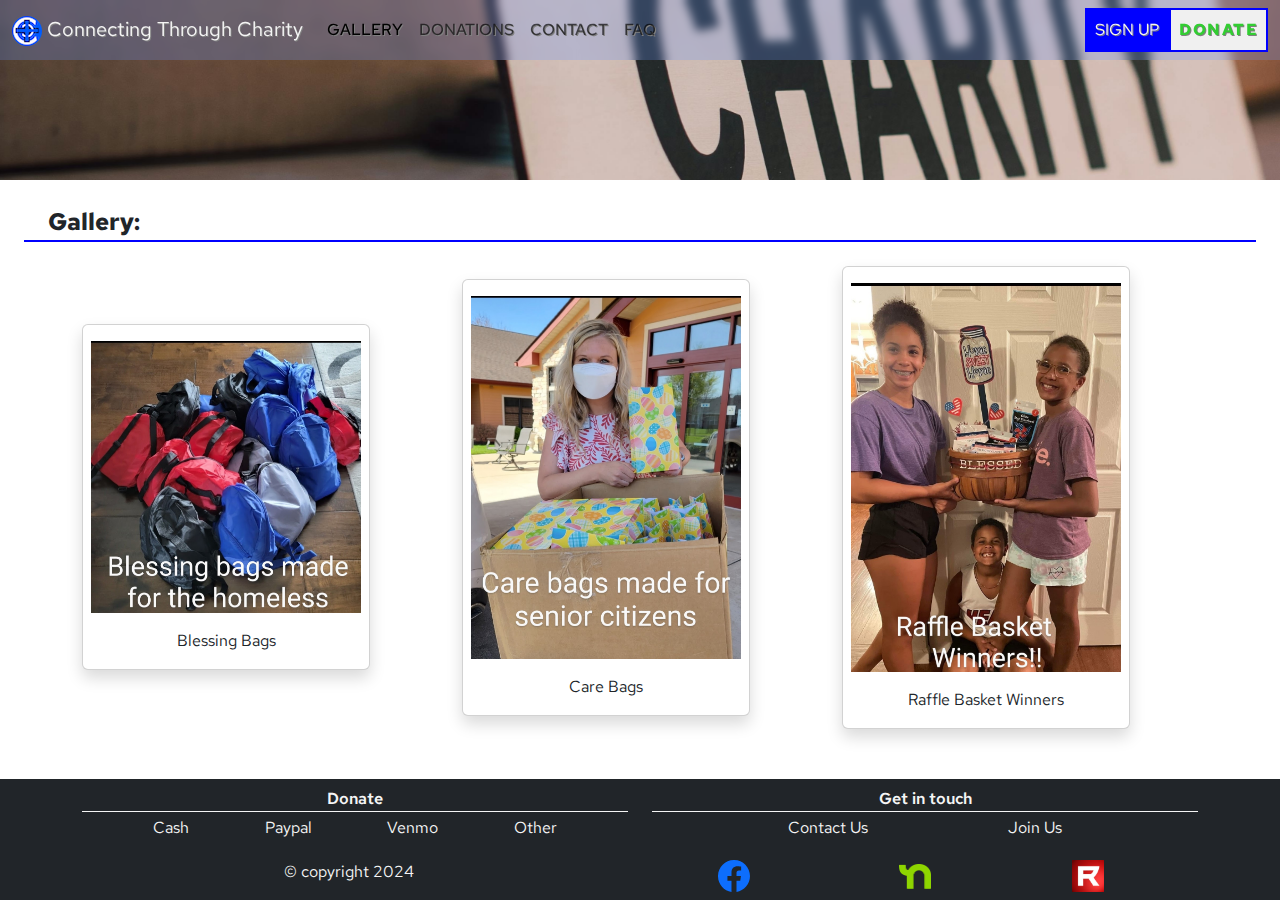
<file: midterm/gallery.html>
<!DOCTYPE html>
<html lang="en">
  <head>
    <meta charset="utf-8">
    <meta name="viewport" content="width=device-width, initial-scale=1">
    <title>CTC-Gallery</title>
    <link href="https://cdn.jsdelivr.net/npm/bootstrap@5.3.3/dist/css/bootstrap.min.css" rel="stylesheet" integrity="sha384-QWTKZyjpPEjISv5WaRU9OFeRpok6YctnYmDr5pNlyT2bRjXh0JMhjY6hW+ALEwIH" crossorigin="anonymous">
    <script defer src="https://cdn.jsdelivr.net/npm/bootstrap@5.3.3/dist/js/bootstrap.bundle.min.js" integrity="sha384-YvpcrYf0tY3lHB60NNkmXc5s9fDVZLESaAA55NDzOxhy9GkcIdslK1eN7N6jIeHz" crossorigin="anonymous"></script>
    <script defer src="scripts/scripts.js"></script>
    <link href="styles/site.css" rel="stylesheet" type="text/css">
    <link rel="apple-touch-icon" sizes="180x180" href="/apple-touch-icon.png">
    <link rel="icon" type="image/png" sizes="32x32" href="/favicon-32x32.png">
    <link rel="icon" type="image/png" sizes="16x16" href="/favicon-16x16.png">
    <link rel="manifest" href="/site.webmanifest">
    <link rel="preconnect" href="https://fonts.googleapis.com">
    <link rel="preconnect" href="https://fonts.gstatic.com" crossorigin>
    <link href="https://fonts.googleapis.com/css2?family=Red+Hat+Text:ital,wght@0,300..700;1,300..700&display=swap" rel="stylesheet">
  </head>
  <body style="min-height: 100vh; display: flex; flex-direction: column;">
    <header id="header">
      <nav class="navbar navbar-expand-lg fixed-top bg-custom">
        <div class="container-fluid navbar-container">
          <a class="navbar-brand" href="index.html"><img src="images/connecting_through_charity_mockup_draftv3.icon30x30.png" alt="logo"> Connecting Through Charity</a>
          <button class="navbar-toggler collapsed" type="button" data-bs-toggle="collapse" data-bs-target="#navbarSupportedContent" aria-controls="navbarSupportedContent" aria-expanded="false" aria-label="Toggle navigation">
            <span></span>
            <span></span>
            <span></span>
          </button>
          <div class="collapse navbar-collapse" id="navbarSupportedContent">
            <ul class="navbar-nav me-auto mb-2 mb-lg-0">
              <li class="nav-item">
                <a class="nav-link active" aria-current="page" href="gallery.html">GALLERY</a>
              </li>
              <li class="nav-item">
                <a class="nav-link" href="donations.html">DONATIONS</a>
              </li>
              <li class="nav-item">
                <a class="nav-link" href="contact.html">CONTACT</a>
              </li>
              <li class="nav-item">
                <a class="nav-link" href="faq.html">FAQ</a>
              </li>
            </ul>
            <div class="special-nav-item-left">
              <a class="nav-link p-2" href="signup-calendar.html" >SIGN UP</a>
            </div>
            <div class="special-nav-item-right">
              <a class="nav-link  p-2" href="donations.html" >DONATE</a>
            </div>
          </div>
        </div>
      </nav>
    </header>
    <main>
      <div id="other-hero" class="hero px-4 py-5 overlay text-center" style="background-image: url(images/pexels-rdne-6646870.jpg); background-repeat: no-repeat; background-position: center; background-position-y: center; background-size: 200vh;">
        <div class="hero-content d-flex flex-wrap align-items-center justify-content-evenly text-center w-100 h-100">
        </div>
      </div>
      <section class="gallery">
        <div class="section-heading">Gallery:</div>
      </section>
      <div class="container text-center mb-3">
        <div class=" row align-items-center">
          <div class="col">
            <div class="card mb-2 gallery-cards shadow">
              <img src="images/ctc_blessing_bags.jpg" class="card-img-top-gallery" alt="blessing bags">
              <div class="card-body">
                <p class="card-text">Blessing Bags</p>
              </div>
            </div>
          </div>
          <div class="col">
            <div class="card mb-2 gallery-cards shadow">
              <img src="images/ctc_care_bags.jpg" class="card-img-top-gallery" alt="car bags">
              <div class="card-body">
                <p class="card-text">Care Bags</p>
              </div>
            </div>
          </div>
          <div class="col">
            <div class="card mb-2 gallery-cards shadow">
              <img src="images/ctc_raffle_basket_winner.jpg" class="card-img-top-gallery" alt="raffle basket winner">
              <div class="card-body">
                <p class="card-text">Raffle Basket Winners</p>
              </div>
            </div>
          </div>
        </div>
      </div>
    </main>
    <div style="flex-grow:1"></div>
    <footer class="bg-dark">
      <div class="container text-center w-100">
        <div class="row flex-wrap align-items-start">
          <div class="col col-md-6">
            <div class="footer-content-header">Donate</div>
              <a href="donations.html">
                <ul class="footer-content d-flex justify-content-evenly">
                  <li class="p-1">Cash</li>
                  <li class="p-1">Paypal</li>
                  <li class="p-1">Venmo</li>
                  <li class="p-1">Other</li>
                </ul>
              </a>
          </div>
          <div class="col col-md-6">
            <div class="footer-content-header">Get in touch</div>
            <ul class="footer-content d-flex flex-wrap justify-content-evenly">
              <li class="p-1"><a class="footer-link" href="contact.html">Contact Us</a></li>
              <li class="p-1"><a class="footer-link" href="signup-calendar.html">Join Us</a></li>
            </ul>
          </div>
          <div class="row">
          <div class="col col-md-6">
            <div class="copyright">&copy; copyright 2024</div>
          </div>
          <div class="col col-md-6">
            <div class="d-flex flex-row align-items-center justify-content-around">
              <a href="https://www.facebook.com/ConnectingThroughCharity/?_rdr" target="_blank" class="facebook">
                <svg xmlns="http://www.w3.org/2000/svg" width="32" height="32" fill="currentColor" class="mx-2 bi bi-facebook" viewBox="0 0 16 16">
                  <path d="M16 8.049c0-4.446-3.582-8.05-8-8.05C3.58 0-.002 3.603-.002 8.05c0 4.017 2.926 7.347 6.75 7.951v-5.625h-2.03V8.05H6.75V6.275c0-2.017 1.195-3.131 3.022-3.131.876 0 1.791.157 1.791.157v1.98h-1.009c-.993 0-1.303.621-1.303 1.258v1.51h2.218l-.354 2.326H9.25V16c3.824-.604 6.75-3.934 6.75-7.951"/>
                </svg>
              </a>
              <a href="https://us.nextdoor.com/pages/connecting-through-charity-ofallon-mo/" target="_blank">
                <img src="images/NextdoorLogo_Lime.png" width="32px" alt="Nextdoor">
              </a>
              <a href="https://ranken.edu/" target="_blank">
                <img src="images/ranken-technical-college-a6fbd386" width="32px" alt="Ranken">
              </a>
            </div>
          </div>
        </div>
          </div>
        </div>
    </footer>
  </body>
</html>
</file>
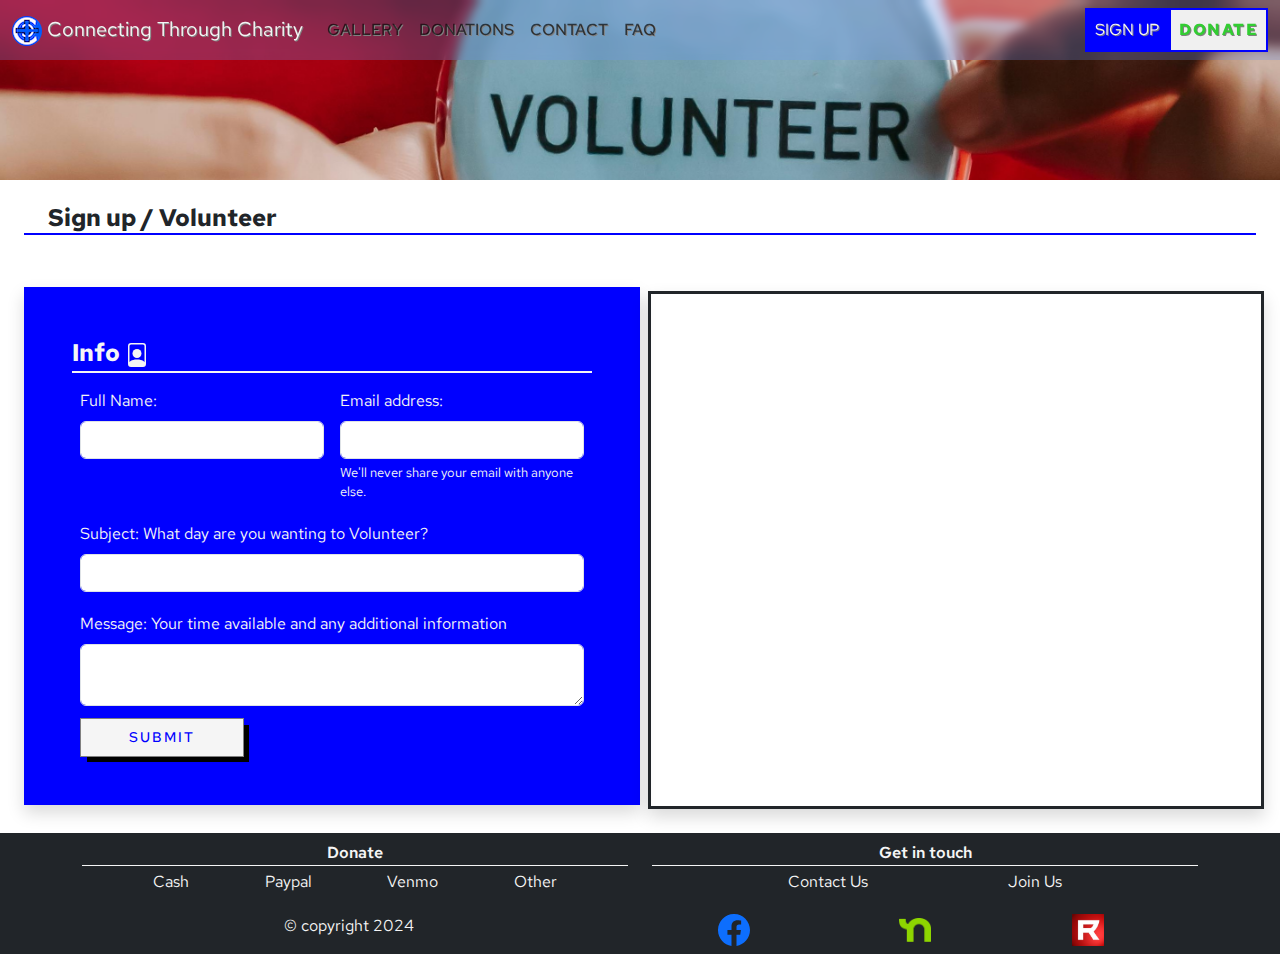
<file: midterm/signup-calendar.html>
<!DOCTYPE html>
<html lang="en">
  <head>
    <meta charset="utf-8">
    <meta name="viewport" content="width=device-width, initial-scale=1">
    <title>CTC-Sign Up!</title>
    <link href="https://cdn.jsdelivr.net/npm/bootstrap@5.3.3/dist/css/bootstrap.min.css" rel="stylesheet" integrity="sha384-QWTKZyjpPEjISv5WaRU9OFeRpok6YctnYmDr5pNlyT2bRjXh0JMhjY6hW+ALEwIH" crossorigin="anonymous">
    <script defer src="https://cdn.jsdelivr.net/npm/bootstrap@5.3.3/dist/js/bootstrap.bundle.min.js" integrity="sha384-YvpcrYf0tY3lHB60NNkmXc5s9fDVZLESaAA55NDzOxhy9GkcIdslK1eN7N6jIeHz" crossorigin="anonymous"></script>
    <script defer src="scripts/scripts.js"></script>
    <link href="styles/site.css" rel="stylesheet" type="text/css">
    <link rel="apple-touch-icon" sizes="180x180" href="/apple-touch-icon.png">
    <link rel="icon" type="image/png" sizes="32x32" href="/favicon-32x32.png">
    <link rel="icon" type="image/png" sizes="16x16" href="/favicon-16x16.png">
    <link rel="manifest" href="/site.webmanifest">
    <link rel="preconnect" href="https://fonts.googleapis.com">
    <link rel="preconnect" href="https://fonts.gstatic.com" crossorigin>
    <link href="https://fonts.googleapis.com/css2?family=Red+Hat+Text:ital,wght@0,300..700;1,300..700&display=swap" rel="stylesheet">
  </head>
  <body style="min-height: 100vh; display: flex; flex-direction: column;">
    <header id="header">
      <nav class="navbar navbar-expand-lg fixed-top bg-custom">
        <div class="container-fluid navbar-container">
          <a class="navbar-brand" href="index.html"><img src="images/connecting_through_charity_mockup_draftv3.icon30x30.png" alt="logo"> Connecting Through Charity</a>
          <button class="navbar-toggler collapsed" type="button" data-bs-toggle="collapse" data-bs-target="#navbarSupportedContent" aria-controls="navbarSupportedContent" aria-expanded="false" aria-label="Toggle navigation">
            <span></span>
            <span></span>
            <span></span>
          </button>
          <div class="collapse navbar-collapse" id="navbarSupportedContent">
            <ul class="navbar-nav me-auto mb-2 mb-lg-0">
              <li class="nav-item">
                <a class="nav-link" href="gallery.html">GALLERY</a>
              </li>
              <li class="nav-item">
                <a class="nav-link" href="donations.html">DONATIONS</a>
              </li>
              <li class="nav-item">
                <a class="nav-link" href="contact.html">CONTACT</a>
              </li>
              <li class="nav-item">
                <a class="nav-link" href="faq.html">FAQ</a>
              </li>
            </ul>
            <div class="special-nav-item-left">
              <a class="nav-link p-2" href="signup-calendar.html" >SIGN UP</a>
            </div>
            <div class="special-nav-item-right">
              <a class="nav-link  p-2" href="donations.html" >DONATE</a>
            </div>
          </div>
        </div>
      </nav>
    </header>
    <main>
      <div id="other-hero" class=" hero px-4 py-5 overlay text-center" style="background-image: url(images/pexels-liza-summer-6348129.jpg); background-repeat: no-repeat; background-position: center; background-position-y: center; background-size: 200vh;">
        <div class="hero-content d-flex flex-wrap align-items-center justify-content-evenly text-center w-100 h-100">
        </div>
      </div>
      <h1 class="section-heading">Sign up / Volunteer</h1>
      <section class="volunteerSection d-flex flex-wrap p-4">
        <form class="signup-form w-100 shadow p-3 p-lg-5 my-1">
          <fieldset class="d-flex flex-column flex-sm-row flex-wrap">
            <legend class="info">Info <svg xmlns="http://www.w3.org/2000/svg" width="24" height="24" fill="currentColor" class="bi bi-file-person" viewBox="0 0 16 16">
              <path d="M12 1a1 1 0 0 1 1 1v10.755S12 11 8 11s-5 1.755-5 1.755V2a1 1 0 0 1 1-1zM4 0a2 2 0 0 0-2 2v12a2 2 0 0 0 2 2h8a2 2 0 0 0 2-2V2a2 2 0 0 0-2-2z"/>
              <path d="M8 10a3 3 0 1 0 0-6 3 3 0 0 0 0 6"/>
            </svg></legend>
            <div class="mb-1 col col-6-sm  p-2">
              <label for="fullName" class="form-label">Full Name:</label>
              <input type="text" class="form-control" id="fullName" required>
            </div>
            <div class="mb-1 col col-6-sm  p-2">
              <label for="email" class="form-label">Email address:</label>
              <input type="email" class="form-control" id="email" aria-describedby="emailHelp" required>
              <div id="emailHelp" class="form-text">We'll never share your email with anyone else.</div>
            </div>
            <div class="mb-1 w-100 p-2">
              <label for="subject" class="form-label">Subject: What day are you wanting to Volunteer? </label>
              <input type="text" class="form-control" id="subject">
            </div>
            <div class="mb-1 w-100 p-2">
              <label for="message" class="form-label">Message: Your time available and any additional information</label>
              <textarea id="message" name="message" class="form-control"></textarea>
            </div>
          </fieldset>
          <button type="submit" class="button-light mx-2 px-5">Submit</button>
        </form>
        <div class="google-cal pt-2 w-100 align-items-center">
          <iframe class="mx-lg-2 shadow border-3 border-dark w-100" src="https://calendar.google.com/calendar/embed?height=600&wkst=1&ctz=America%2FChicago&bgcolor=%23ffffff&title=Connecting%20Through%20Charity&src=NWYyODg0OTI4YzA4ZjE5MDVkNDQzOWRiZGYzZTk2MWMyNGM0ZGUwMzAwMjY3ZWU0MWY4NGJhZjdkOTkzYWI4MkBncm91cC5jYWxlbmRhci5nb29nbGUuY29t&color=%23E4C441" style="border:solid 1px #777" height="100%" frameborder="0" scrolling="no"></iframe>
        </div>
      </section>
    </main>
    <div style="flex-grow:1"></div>
    <footer class="bg-dark">
      <div class="container text-center w-100">
        <div class="row flex-wrap align-items-start">
          <div class="col col-md-6">
            <div class="footer-content-header">Donate</div>
              <a href="donations.html">
                <ul class="footer-content d-flex justify-content-evenly">
                  <li class="p-1">Cash</li>
                  <li class="p-1">Paypal</li>
                  <li class="p-1">Venmo</li>
                  <li class="p-1">Other</li>
                </ul>
              </a>
          </div>
          <div class="col col-md-6">
            <div class="footer-content-header">Get in touch</div>
            <ul class="footer-content d-flex flex-wrap justify-content-evenly">
              <li class="p-1"><a class="footer-link" href="contact.html">Contact Us</a></li>
              <li class="p-1"><a class="footer-link" href="signup-calendar.html">Join Us</a></li>
            </ul>
          </div>
          <div class="row">
          <div class="col col-md-6">
            <div class="copyright">&copy; copyright 2024</div>
          </div>
          <div class="col col-md-6">
            <div class="d-flex flex-row align-items-center justify-content-around">
              <a href="https://www.facebook.com/ConnectingThroughCharity/?_rdr" target="_blank" class="facebook">
                <svg xmlns="http://www.w3.org/2000/svg" width="32" height="32" fill="currentColor" class="mx-2 bi bi-facebook" viewBox="0 0 16 16">
                  <path d="M16 8.049c0-4.446-3.582-8.05-8-8.05C3.58 0-.002 3.603-.002 8.05c0 4.017 2.926 7.347 6.75 7.951v-5.625h-2.03V8.05H6.75V6.275c0-2.017 1.195-3.131 3.022-3.131.876 0 1.791.157 1.791.157v1.98h-1.009c-.993 0-1.303.621-1.303 1.258v1.51h2.218l-.354 2.326H9.25V16c3.824-.604 6.75-3.934 6.75-7.951"/>
                </svg>
              </a>
              <a href="https://us.nextdoor.com/pages/connecting-through-charity-ofallon-mo/" target="_blank">
                <img src="images/NextdoorLogo_Lime.png" width="32px" alt="Nextdoor">
              </a>
              <a href="https://ranken.edu/" target="_blank">
                <img src="images/ranken-technical-college-a6fbd386" width="32px" alt="Ranken">
              </a>
            </div>
          </div>
        </div>
          </div>
        </div>
    </footer>
  </body>
</html>
</file>
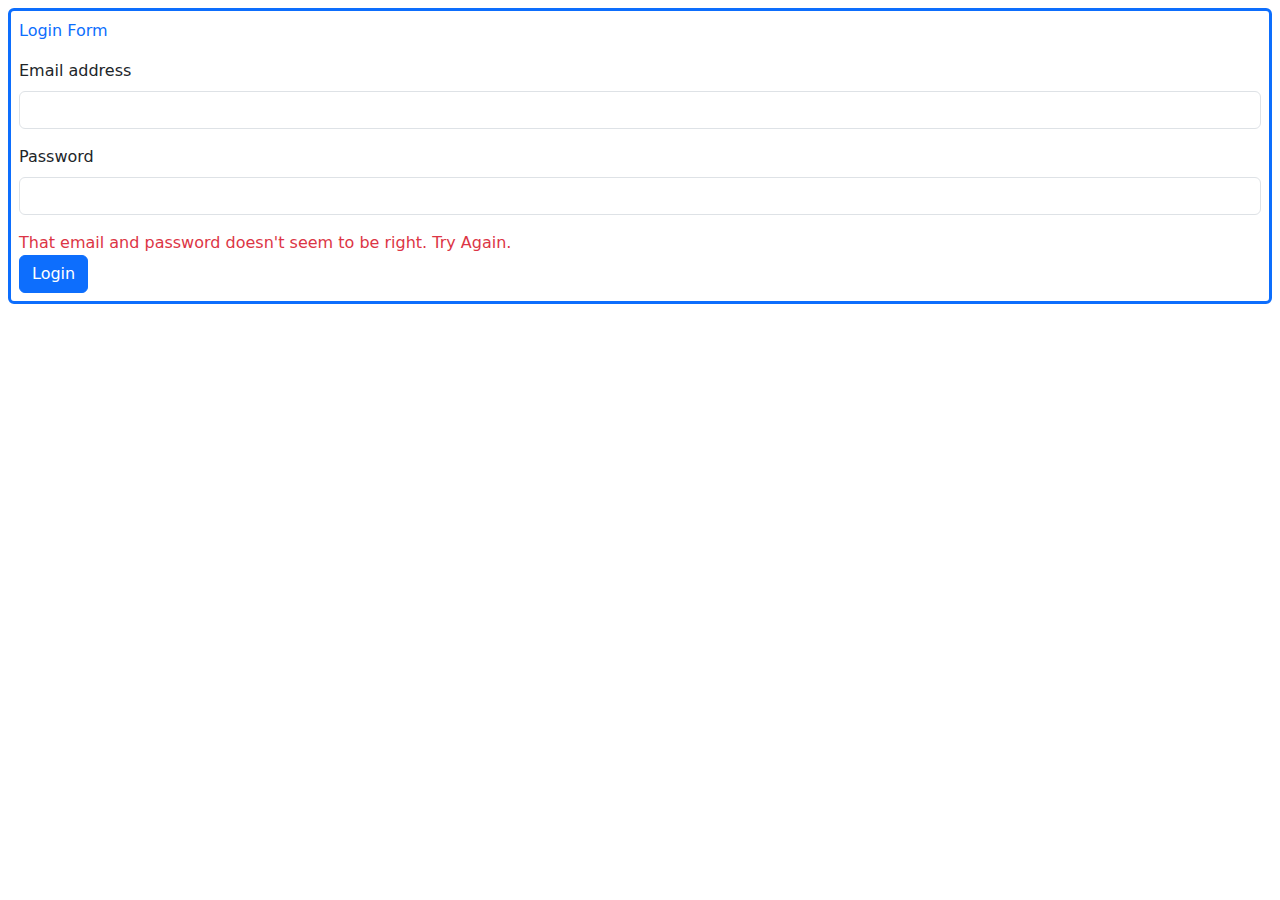
<file: midterm/images/Login Page.html>
<!DOCTYPE html>
<!-- saved from url=(0046)http://127.0.0.1:5502/challengeOne/index.html? -->
<html lang="en"><head><meta http-equiv="Content-Type" content="text/html; charset=UTF-8">
    
    <meta name="viewport" content="width=device-width, initial-scale=1">
    <title>Login Page</title>
    <link href="./Login Page_files/bootstrap.min.css" rel="stylesheet" integrity="sha384-QWTKZyjpPEjISv5WaRU9OFeRpok6YctnYmDr5pNlyT2bRjXh0JMhjY6hW+ALEwIH" crossorigin="anonymous">
  </head>
  <body>
    <form class="m-2 border border-primary border-3 rounded p-2" data-dashlane-rid="2ca61d0d4b78a3b1" data-dashlane-classification="login">
      <div class="mb-3">
        <div class="text-primary">Login Form</div>
      </div>
      <div class="mb-3">
        <label for="emailInput" class="form-label">Email address</label>
        <input type="email" class="form-control" id="emailInput" autocomplete="email" data-dashlane-rid="1f5d8a090fc7cf7b" data-dashlane-classification="email" data-kwimpalastatus="alive" data-kwimpalaid="1732115625542-0">
      </div>
      <div class="mb-3">
        <label for="passwordInput" class="form-label">Password</label>
        <input type="password" class="form-control" id="passwordInput" autocomplete="current-password" data-dashlane-rid="3cb0c7022c86cdce" data-dashlane-classification="password" data-kwimpalastatus="alive" data-kwimpalaid="1732115625542-1">
      </div>
      <div id="errorMsg" class="text-danger">That email and password doesn't seem to be right. Try Again.</div>
      <div id="successMsg" class="text-success"></div>
      <button type="button" class="btn btn-primary" data-dashlane-label="true" data-dashlane-rid="0bd4d00ec0fa52b5" data-dashlane-classification="action,login" data-kwimpalastatus="dead">Login</button>
    </form>
    <script src="./Login Page_files/login.js"></script>
    <script src="./Login Page_files/bootstrap.bundle.min.js" integrity="sha384-YvpcrYf0tY3lHB60NNkmXc5s9fDVZLESaAA55NDzOxhy9GkcIdslK1eN7N6jIeHz" crossorigin="anonymous"></script>
  <!-- Code injected by live-server -->
<script>
	// <![CDATA[  <-- For SVG support
	if ('WebSocket' in window) {
		(function () {
			function refreshCSS() {
				var sheets = [].slice.call(document.getElementsByTagName("link"));
				var head = document.getElementsByTagName("head")[0];
				for (var i = 0; i < sheets.length; ++i) {
					var elem = sheets[i];
					var parent = elem.parentElement || head;
					parent.removeChild(elem);
					var rel = elem.rel;
					if (elem.href && typeof rel != "string" || rel.length == 0 || rel.toLowerCase() == "stylesheet") {
						var url = elem.href.replace(/(&|\?)_cacheOverride=\d+/, '');
						elem.href = url + (url.indexOf('?') >= 0 ? '&' : '?') + '_cacheOverride=' + (new Date().valueOf());
					}
					parent.appendChild(elem);
				}
			}
			var protocol = window.location.protocol === 'http:' ? 'ws://' : 'wss://';
			var address = protocol + window.location.host + window.location.pathname + '/ws';
			var socket = new WebSocket(address);
			socket.onmessage = function (msg) {
				if (msg.data == 'reload') window.location.reload();
				else if (msg.data == 'refreshcss') refreshCSS();
			};
			if (sessionStorage && !sessionStorage.getItem('IsThisFirstTime_Log_From_LiveServer')) {
				console.log('Live reload enabled.');
				sessionStorage.setItem('IsThisFirstTime_Log_From_LiveServer', true);
			}
		})();
	}
	else {
		console.error('Upgrade your browser. This Browser is NOT supported WebSocket for Live-Reloading.');
	}
	// ]]>
</script>

</body></html>
</file>
<file: midterm/styles/site.css>
* { 

}
body {
font-family: "Red Hat Text", Arial, Helvetica, sans-serif;
margin: 0 auto;
padding: 0;
}
:root {
  --background: whitesmoke;
}
.nav-scrolled {
  --background: black;
  } 
/* HEADER */
.navbar-brand {
  text-shadow: 1px 1px grey;
  color: var(--background);
}
.navbar-brand:hover,
.navbar-brand:active{
  transform: scale(1.05);
  color: whitesmoke;
}
.nav-link {
  text-shadow: 1px 1px grey;
}
.nav-link:hover,
.nav-link:active {
  color: whitesmoke;
}
.pay-cards {
  margin: 0;
  padding: 0;
}
.contacts {
  width: 50%;
}
@media (max-width: 991px) {
  .nav-link {
    padding-left: .6em;
  }
  .contacts {
    width: 100%;
  }
}
.contact-list{
  list-style: none;
  padding: 0;
}
.contact-item {
  width: 100%;
  margin-bottom: 1em;
}
.contact-link{
  text-decoration: none;
  color: whitesmoke;
}
.donate-btn{
  color: blue;
}
.nav-item {
  position: relative;
  color: black;
  font-weight: 500;
}
.nav-item::before{
  position: absolute;
  content:'';
  margin-top: .26em;
  width: 0;
  left: 0;
  height: 1.4px;
  top: 25px;
  border-radius: 1rem;
  transform: scale(1.05);
  transition: 0.4s ease-in-out;
  background-color: black;
}
.nav-item:hover::before{
  width: 100%;
  background-color: whitesmoke;
}
.special-nav-item-left {
  position: relative;
  color: whitesmoke;
  background-color: blue;
  border: 2px solid blue;
  font-weight: 400;
}
.special-nav-item-right {
  position: relative;
  color: limegreen;
  border: 2px solid blue;
  background-color: rgb(240, 240, 240);
  font-weight: 700;
  letter-spacing: 1.5px;
}
#hero {
  height: 80vh;
}
#other-hero {
  height: 20vh;
}
@media (max-width: 599px) {
  #signup-hero,
  #donation-hero,
  #faq-hero {
    height: 15vh;
  }
}
@media (max-width: 371px) {
  #signup-hero,
  #donation-hero,
  #faq-hero {
    height: 10vh;
  }
  .navbar-brand,
  .nav-link {
    color: whitesmoke;
  }
}
@media (max-width: 375px) {
  #hero {
    height: 100vh;
  }
}
.hero-text{
  color: aliceblue;
  text-shadow: 1px 1px 1px grey;
  padding: 1em;
}
.bg-custom {
  background-color: hsla(220 100% 70% / 0.25);
  backdrop-filter: blur(5px);
}
.social-links {
  margin-bottom: 1em;
}
.social-link{
  text-decoration: none;
}

@media (max-width: 991px) {

  #header .navbar-toggler {
  display: flex;
  flex-direction: column;
  border: none;
  padding: 4px 9px;
  outline: none;
  box-shadow: none;
  }
  #header .navbar-toggler span {
    width: 25px;
    height: 2px;
    background: var(--background); 
    margin: 4px 0;
    transition: 0.3s;
  }
  #header .navbar-toggler:not(.collapsed) span:nth-child(1) {
    transform: translateY(10px) rotate(45deg);
  }
  #header .navbar-toggler:not(.collapsed) span:nth-child(2) {
    opacity: 0;
  }
  #header .navbar-toggler:not(.collapsed) span:nth-child(3) {
    transform: translateY(-10px) rotate(-45deg);
  }
} 

/* MAIN */
.button-dark {
  padding: 8px 20px;
  border: 1px solid blue;
  font-size: 14px;
  line-height: 1.5;
  text-decoration: none;
  font-weight: 500;
  letter-spacing: 2px;
  text-transform: uppercase;
  display: inline-block;
  background: blue;
  color: whitesmoke;
  box-shadow: 6px 6px 0 -1px black;
}
.button-dark:hover,
.button-light:hover{
  transform: translateY(3px);
}

.button-light {
  padding: 8px 20px;
  border: 1px solid grey;
  font-size: 14px;
  line-height: 1.5;
  text-decoration: none;
  font-weight: 500;
  letter-spacing: 2px;
  text-transform: uppercase;
  display: inline-block;
  background: whitesmoke;
  color: blue;
  box-shadow: 6px 6px 0 -1px black;
}
.signup-form{
  margin: 0 auto;
  padding: 0;
  background-color: blue;
}
.section-heading { 
  font-weight: 900;
  font-size: x-large;
  padding-left: 1em;
  border-bottom: 2px solid blue;
  margin: 1em;
}
.section-body {
  margin: 1em;
  padding-left: 2em;
  padding-right: 2em;
}
.section-link {
  margin: 1em;
  padding-left: 2em;
  padding-right: 2em;
}
#about-carousel { 
  min-width: 300px;
  align-self: center;
}
@media (min-width: 992px) {
  #about-carousel,
  .about-para {
  width: 50%;
  }
  .about-para,
  .section-body {
    font-size: x-large;
  }
  .project-content {
    font-size: larger;
  }
}
@media (min-width: 1600px) {
  #about-carousel {
   width: 70%;
  }
  .about-para{
    width: 30%;
  }
  .project-content {
    font-size: x-large;
  }
}
@media (max-width: 1200px) {
  .hidden-logo {
    display: none;
  }
}
.card-img-top{
  width: 256px;
  align-self: center;
}
.card-img-top-gallery {
  padding-top: 1em;
  padding-left: .5em;
  padding-right: .5em;
}
@media (max-width: 767px) {
  .gallery-cards {
    margin: auto 0;
    padding: 0;
    width: 100%;
  }
}
@media (min-width: 768px) {
  .gallery-cards {
  width: 18rem;  
  }
}

.toast {
  bottom: 15px;
  right: 15px;
}
.toast a{
  text-decoration: none;
}
.card-title {
  font-size: x-large;
  border-bottom: 2px solid blue;
}
.card-link{
  text-decoration: none;
}
.form-label {
  color: whitesmoke;
}
.form-check-label {
  color: whitesmoke;
}
.form-text {
  color: whitesmoke;
  font-size: small;
}
.info {
  color: whitesmoke;
  font-weight: bold;
  border-bottom: 2px solid whitesmoke;
}
.google-cal > iframe {
  min-height: 400px;
}
@media (min-width: 992px) {
  .signup-form, 
  .google-cal {
    max-width: 50%;
  }  
}
/* FOOTER SECTION */
footer {
  width: 100%;
  padding: .5em;
}
footer a {
  text-decoration: none;
}
.footer-content {
  color: whitesmoke;
}
footer li, 
footer ul {
 list-style: none;
  padding: 0;
}
.footer-link{
  text-decoration: none;
  color: whitesmoke;
}
.copyright {
  color: whitesmoke;
}
.footer-content-header {
  color: whitesmoke;
  font-weight: 600;
  border-bottom: 1px solid whitesmoke;
}
</file>
